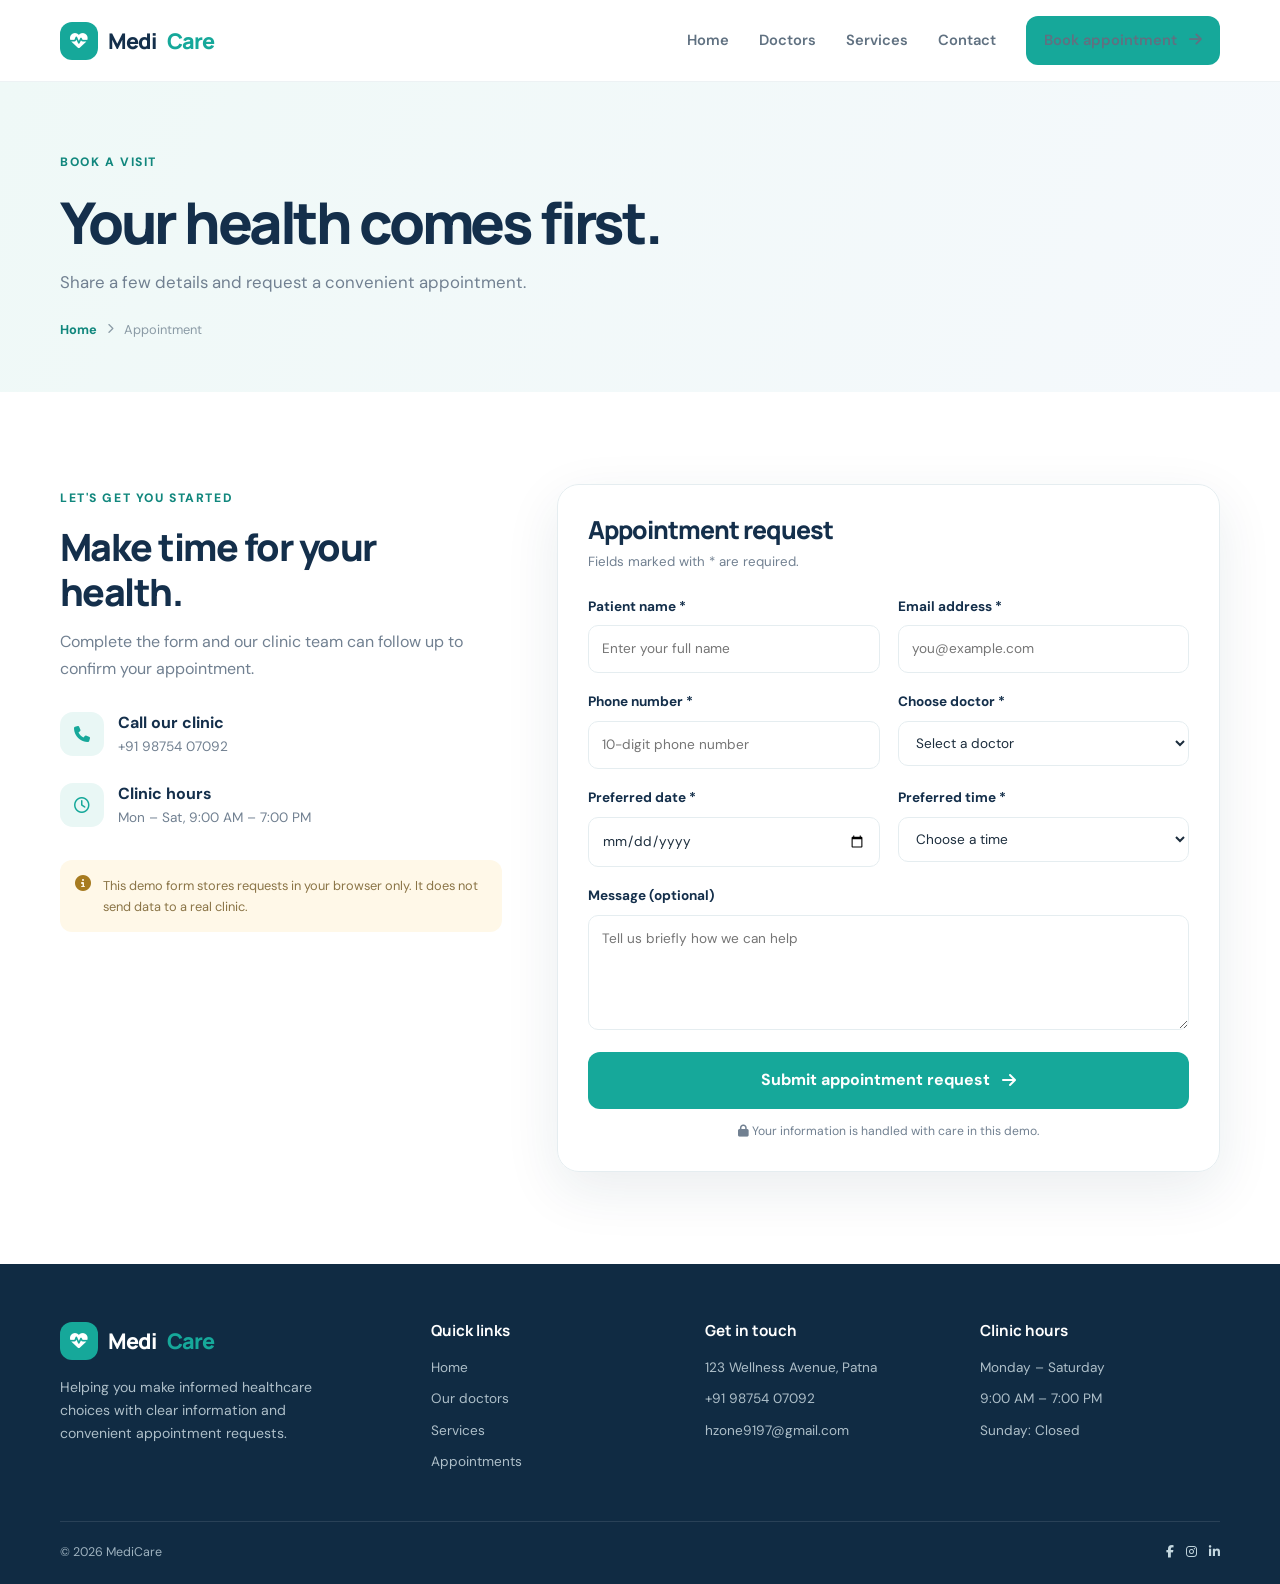
<file: appointment.html>
<!DOCTYPE html>
<html lang="en">

<head>
    <meta charset="UTF-8">
    <meta name="viewport" content="width=device-width, initial-scale=1.0">
    <meta name="description" content="Request a clinic appointment with MediCare.">
    <title>Book an Appointment | MediCare</title>
    <link rel="preconnect" href="https://fonts.googleapis.com">
    <link
        href="https://fonts.googleapis.com/css2?family=DM+Sans:wght@400;500;600;700&family=Manrope:wght@400;500;600;700;800&display=swap"
        rel="stylesheet">
    <link rel="stylesheet" href="https://cdnjs.cloudflare.com/ajax/libs/font-awesome/6.5.2/css/all.min.css">
    <link rel="stylesheet" href="./style.css">
</head>
<body>
    <div id="site-header"></div>
    <main>
        <section class="page-hero">
            <div class="container reveal"><span class="eyebrow">BOOK A VISIT</span>
                <h1>Your health comes first.</h1>
                <p>Share a few details and request a convenient appointment.</p>
                <div class="breadcrumbs"><a href="index.html">Home</a><i
                        class="fa-solid fa-chevron-right"></i><span>Appointment</span></div>
            </div>
        </section>
        <section class="section">
            <div class="container booking-layout">
                <div class="booking-aside reveal"><span class="eyebrow">LET'S GET YOU STARTED</span>
                    <h2>Make time for your health.</h2>
                    <p>Complete the form and our clinic team can follow up to confirm your appointment.</p>
                    <div class="contact-point"><span><i class="fa-solid fa-phone"></i></span>
                        <div><strong>Call our clinic</strong><small>+91 98754 07092</small></div>
                    </div>
                    <div class="contact-point"><span><i class="fa-regular fa-clock"></i></span>
                        <div><strong>Clinic hours</strong><small>Mon – Sat, 9:00 AM – 7:00 PM</small></div>
                    </div>
                    <div class="notice-box"><i class="fa-solid fa-circle-info"></i>
                        <p>This demo form stores requests in your browser only. It does not send data to a real clinic.
                        </p>
                    </div>
                </div>
                <form class="appointment-form reveal" id="appointment-form">
                    <div class="form-heading">
                        <h2>Appointment request</h2>
                        <p>Fields marked with * are required.</p>
                    </div>
                    <div class="form-grid"><label class="form-field">Patient name *<input name="name" type="text"
                                placeholder="Enter your full name" required minlength="2"></label><label
                            class="form-field">Email address *<input name="email" type="email"
                                placeholder="you@example.com" required></label><label class="form-field">Phone number
                            *<input name="phone" type="tel" placeholder="10-digit phone number"
                                pattern="[0-9+() -]{10,16}" required></label><label class="form-field">Choose doctor
                            *<select name="doctor" id="appointment-doctor" required>
                                <option value="">Select a doctor</option>
                            </select></label><label class="form-field">Preferred date *<input name="date"
                                id="appointment-date" type="date" required></label><label class="form-field">Preferred
                            time *<select name="time" required>
                                <option value="">Choose a time</option>
                                <option>09:00 AM</option>
                                <option>10:00 AM</option>
                                <option>11:00 AM</option>
                                <option>12:00 PM</option>
                                <option>02:00 PM</option>
                                <option>03:00 PM</option>
                                <option>04:00 PM</option>
                                <option>05:00 PM</option>
                                <option>06:00 PM</option>
                            </select></label><label class="form-field full">Message (optional)<textarea name="message"
                                rows="4" placeholder="Tell us briefly how we can help"></textarea></label></div><button
                        class="btn btn-primary btn-wide" type="submit">Submit appointment request <i
                            class="fa-solid fa-arrow-right"></i></button>
                    <p class="form-footnote"><i class="fa-solid fa-lock"></i> Your information is handled with care in
                        this demo.</p>
                    <div class="form-success" id="appointment-success" role="status" hidden></div>
                </form>
            </div>
        </section>
    </main>
    <div id="site-footer"></div>
    <script src="./script.js"></script>
</body>

</html>
</file>
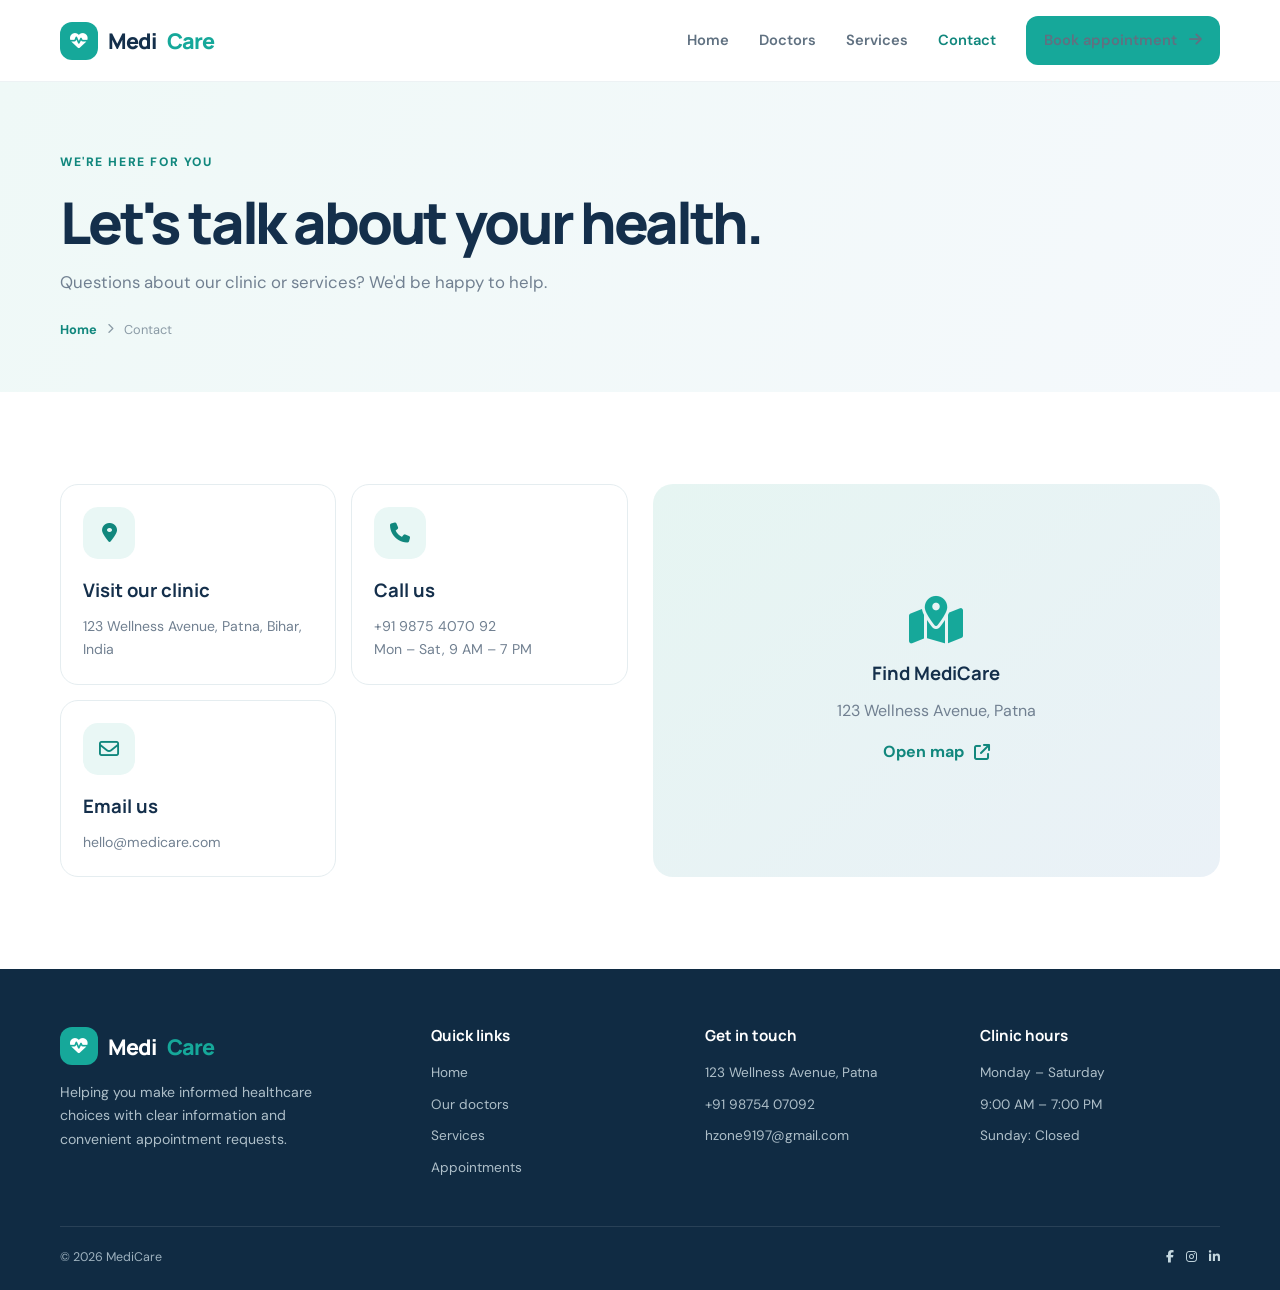
<file: contact.html>
<!DOCTYPE html>
<html lang="en">

<head>
    <meta charset="UTF-8">
    <meta name="viewport" content="width=device-width, initial-scale=1.0">
    <title>Contact Us | MediCare</title>
    <link rel="preconnect" href="https://fonts.googleapis.com">
    <link
        href="https://fonts.googleapis.com/css2?family=DM+Sans:wght@400;500;600;700&family=Manrope:wght@400;500;600;700;800&display=swap"
        rel="stylesheet">
    <link rel="stylesheet" href="https://cdnjs.cloudflare.com/ajax/libs/font-awesome/6.5.2/css/all.min.css">
    <link rel="stylesheet" href="./style.css">
</head>

<body>
    <div id="site-header"></div>
    <main>
        <section class="page-hero">
            <div class="container reveal"><span class="eyebrow">WE'RE HERE FOR YOU</span>
                <h1>Let's talk about your health.</h1>
                <p>Questions about our clinic or services? We'd be happy to help.</p>
                <div class="breadcrumbs"><a href="index.html">Home</a><i
                        class="fa-solid fa-chevron-right"></i><span>Contact</span></div>
            </div>
        </section>
        <section class="section">
            <div class="container contact-layout">
                <div class="contact-cards">
                    <article class="contact-card reveal"><span class="service-icon"><i
                                class="fa-solid fa-location-dot"></i></span>
                        <h3>Visit our clinic</h3>
                        <p>123 Wellness Avenue, Patna, Bihar, India</p>
                    </article>
                    <article class="contact-card reveal"><span class="service-icon"><i
                                class="fa-solid fa-phone"></i></span>
                        <h3>Call us</h3>
                        <p>+91 9875 4070 92<br>Mon – Sat, 9 AM – 7 PM</p>
                    </article>
                    <article class="contact-card reveal"><span class="service-icon"><i
                                class="fa-regular fa-envelope"></i></span>
                        <h3>Email us</h3>
                        <p>hello@medicare.com</p>
                    </article>
                </div>
                <div class="map-placeholder reveal"><i class="fa-solid fa-map-location-dot"></i>
                    <h3>Find MediCare</h3>
                    <p>123 Wellness Avenue, Patna</p><a class="text-link" href="https://maps.google.com/?q=Patna+Bihar"
                        target="_blank" rel="noopener">Open map <i
                            class="fa-solid fa-arrow-up-right-from-square"></i></a>
                </div>
            </div>
        </section>
    </main>
    <div id="site-footer"></div>
    <script src="./script.js"></script>
</body>

</html>
</file>
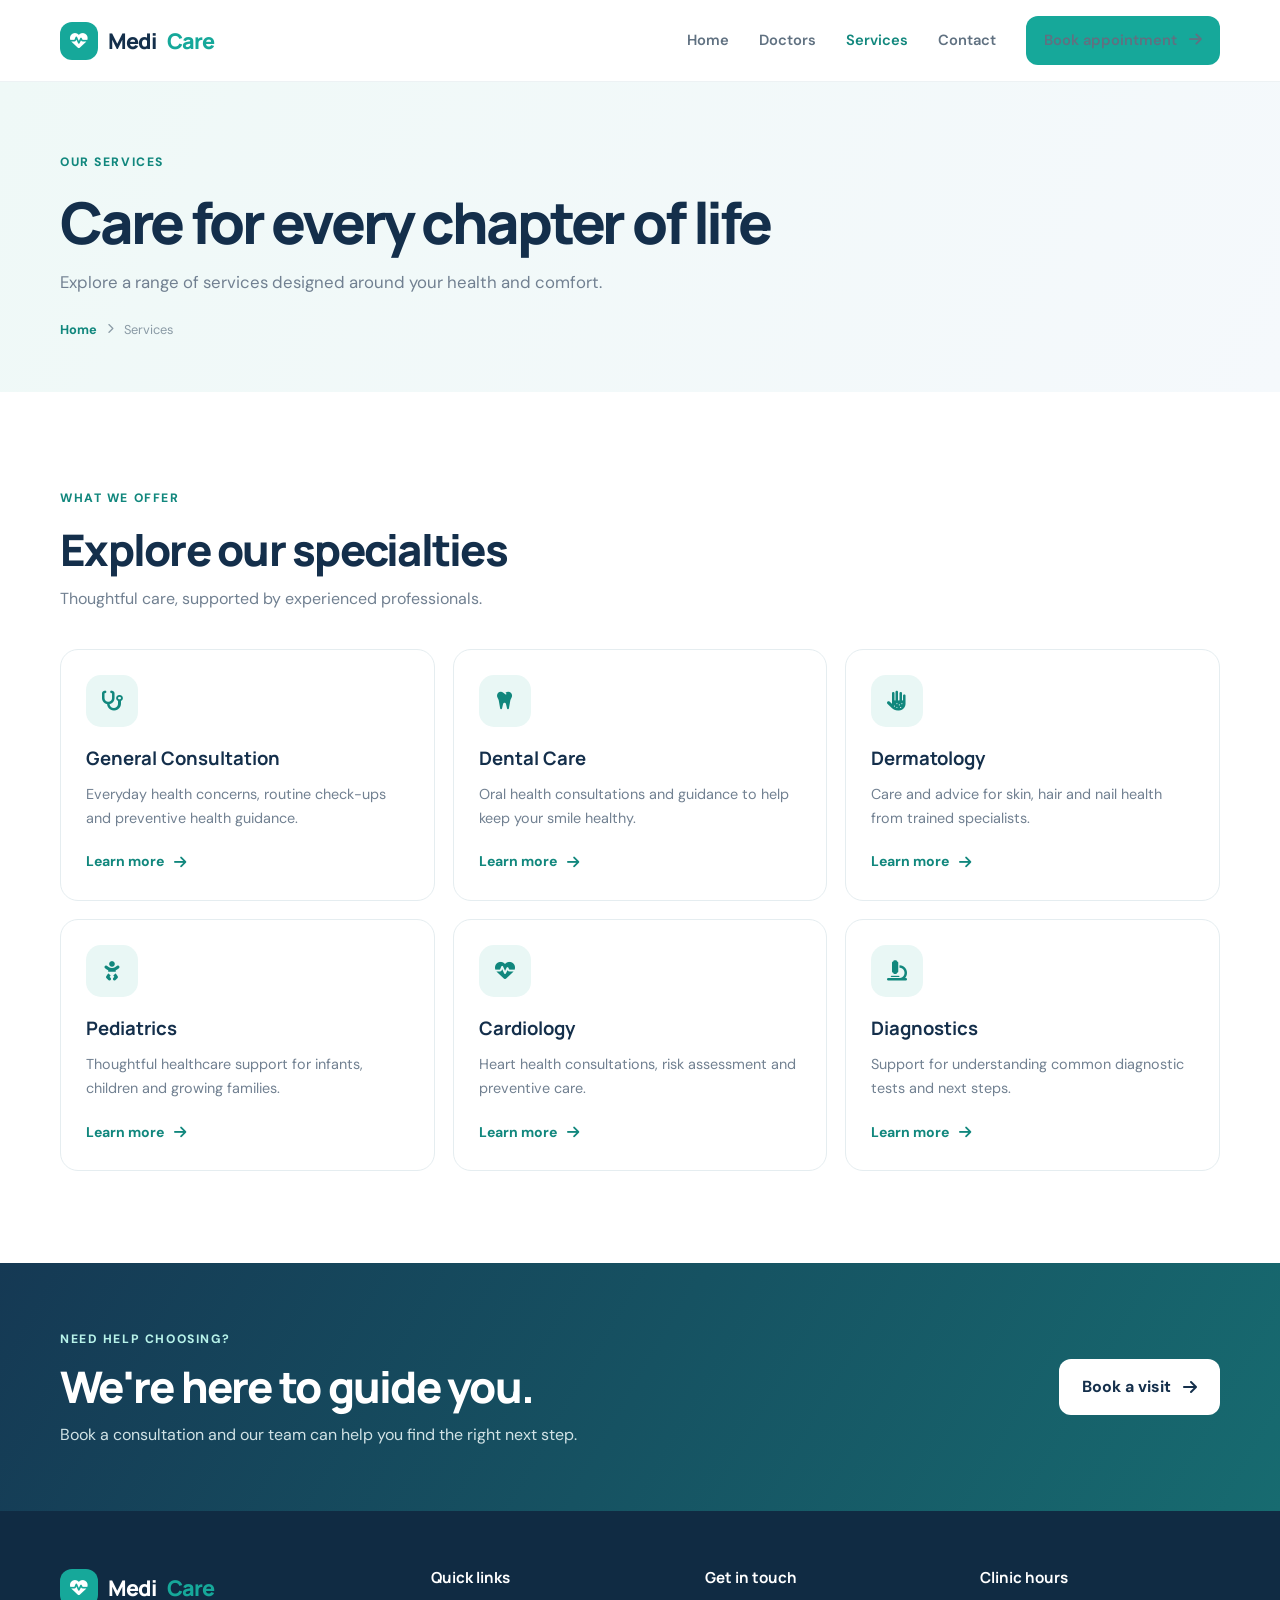
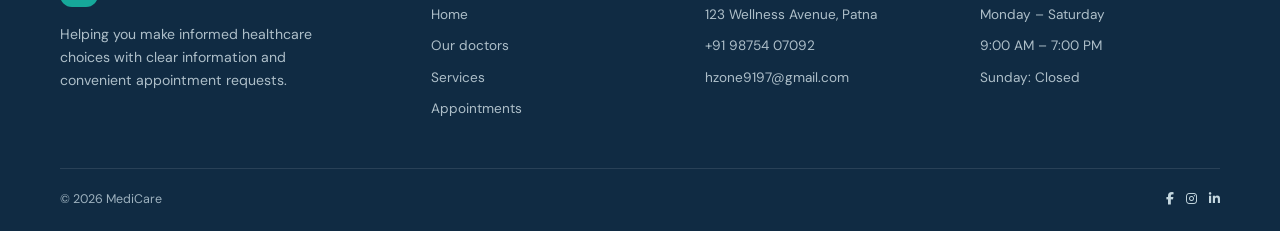
<file: services.html>
<!DOCTYPE html>
<html lang="en">

<head>
    <meta charset="UTF-8">
    <meta name="viewport" content="width=device-width, initial-scale=1.0">
    <meta name="description" content="Explore MediCare medical services and specialties.">
    <title>Medical Services | MediCare</title>
    <link rel="preconnect" href="https://fonts.googleapis.com">
    <link
        href="https://fonts.googleapis.com/css2?family=DM+Sans:wght@400;500;600;700&family=Manrope:wght@400;500;600;700;800&display=swap"
        rel="stylesheet">
    <link rel="stylesheet" href="https://cdnjs.cloudflare.com/ajax/libs/font-awesome/6.5.2/css/all.min.css">
    <link rel="stylesheet" href="./style.css">
</head>

<body>
    <div id="site-header"></div>
    <main>
        <section class="page-hero">
            <div class="container reveal"><span class="eyebrow">OUR SERVICES</span>
                <h1>Care for every chapter of life</h1>
                <p>Explore a range of services designed around your health and comfort.</p>
                <div class="breadcrumbs"><a href="index.html">Home</a><i
                        class="fa-solid fa-chevron-right"></i><span>Services</span></div>
            </div>
        </section>
        <section class="section">
            <div class="container">
                <div class="section-heading reveal">
                    <div><span class="eyebrow">WHAT WE OFFER</span>
                        <h2>Explore our specialties</h2>
                        <p>Thoughtful care, supported by experienced professionals.</p>
                    </div>
                </div>
                <div class="service-grid service-grid-large" id="all-services"></div>
            </div>
        </section>
        <section class="cta-section">
            <div class="container cta-inner">
                <div><span class="eyebrow eyebrow-light">NEED HELP CHOOSING?</span>
                    <h2>We're here to guide you.</h2>
                    <p>Book a consultation and our team can help you find the right next step.</p>
                </div><a class="btn btn-white" href="appointment.html">Book a visit <i
                        class="fa-solid fa-arrow-right"></i></a>
            </div>
        </section>
    </main>
    <div id="site-footer"></div>
    <script src="./script.js"></script>
</body>

</html>
</file>
<file: style.css>
/* MediCare — responsive healthcare interface */
:root{--navy:#142f4b;--navy-2:#1c4565;--teal:#16a89a;--teal-dark:#11877d;--mint:#e9f7f5;--ink:#1c2d3d;--muted:#718091;--line:#e5edf0;--surface:#fff;--soft:#f5f9fa;--shadow:0 18px 55px rgba(22,55,76,.09);--radius:22px}
*{box-sizing:border-box}html{scroll-behavior:smooth}body{margin:0;font-family:"DM Sans",sans-serif;color:var(--ink);background:#fff;line-height:1.65}img{max-width:100%;display:block}a{text-decoration:none;color:inherit}button,input,select,textarea{font:inherit}.container{width:min(1160px,calc(100% - 44px));margin:auto}.section{padding:92px 0}.section-soft{background:var(--soft)}h1,h2,h3,h4{font-family:Manrope,sans-serif;line-height:1.2;color:var(--navy);margin:0 0 14px}h1{font-size:clamp(2.7rem,5.4vw,4.8rem);letter-spacing:-.055em;font-weight:800}h2{font-size:clamp(2rem,3.4vw,2.8rem);letter-spacing:-.04em;font-weight:800}h3{font-size:1.16rem}p{margin:0;color:var(--muted)}.eyebrow{display:inline-flex;align-items:center;gap:8px;color:var(--teal-dark);font-size:.76rem;font-weight:800;letter-spacing:.13em;margin-bottom:16px}.eyebrow-light{color:#b7f2e9}.btn{display:inline-flex;align-items:center;justify-content:center;gap:12px;padding:14px 22px;border-radius:12px;font-weight:700;border:1px solid transparent;transition:.25s ease;cursor:pointer}.btn:hover{transform:translateY(-3px);box-shadow:0 12px 25px #0d847522}.btn-primary{background:var(--teal);color:white}.btn-primary:hover{background:var(--teal-dark)}.btn-outline{border-color:#d6e3e8;color:var(--navy);background:#fff}.btn-white{background:#fff;color:var(--navy)}.btn-wide{width:100%}.text-link{color:var(--teal-dark);font-weight:700;display:inline-flex;gap:10px;align-items:center}.text-link:hover{gap:15px}.site-header{height:82px;display:flex;align-items:center;background:#ffffffed;backdrop-filter:blur(14px);border-bottom:1px solid #edf2f4;position:sticky;top:0;z-index:50}.nav-wrap{display:flex;align-items:center;justify-content:space-between}.brand{display:flex;align-items:center;gap:10px;font:800 1.35rem Manrope;color:var(--navy);letter-spacing:-.04em}.brand-mark{width:38px;height:38px;border-radius:12px;background:var(--teal);color:white;display:grid;place-items:center;font-size:1.1rem}.brand span:last-child{color:var(--teal)}.nav-links{display:flex;align-items:center;gap:30px}.nav-links a{font-size:.92rem;font-weight:600;color:#607181;transition:.2s}.nav-links a:hover,.nav-links a.active{color:var(--teal-dark)}.nav-cta{padding:11px 17px}.menu-toggle{display:none;border:0;background:var(--mint);color:var(--navy);height:42px;width:42px;border-radius:10px;font-size:1.1rem}
.hero{padding:70px 0 105px;overflow:hidden}.hero-grid{display:grid;grid-template-columns:1.05fr .95fr;align-items:center;gap:60px}.hero-copy h1 span{color:var(--teal)}.hero-lead{font-size:1.12rem;max-width:530px;margin:20px 0 28px}.hero-actions{display:flex;gap:13px;flex-wrap:wrap}.trust-row{display:flex;align-items:center;gap:15px;margin-top:38px}.avatar-stack{display:flex;padding-left:8px}.avatar-stack img{width:38px;height:38px;object-fit:cover;border-radius:50%;border:3px solid white;margin-left:-8px}.trust-row strong,.trust-row small{display:block}.trust-row strong{font-size:.9rem;color:var(--navy)}.trust-row small{font-size:.78rem;color:var(--muted)}.hero-visual{position:relative;min-height:510px;display:grid;place-items:center}.hero-image-wrap{width:min(390px,78%);height:480px;border-radius:48% 48% 24px 24px;overflow:hidden;position:relative;z-index:2;box-shadow:var(--shadow)}.hero-image-wrap img{width:100%;height:100%;object-fit:cover;object-position:center 25%}.hero-blob{position:absolute;width:440px;height:440px;background:#e6f6f3;border-radius:50%;right:2%;top:8%;z-index:1}.floating-card{position:absolute;z-index:3;background:white;border:1px solid #edf2f4;border-radius:16px;padding:14px 17px;display:flex;align-items:center;gap:12px;box-shadow:var(--shadow);animation:float 5s ease-in-out infinite}.floating-card strong,.floating-card small{display:block}.floating-card strong{font-size:.86rem;color:var(--navy)}.floating-card small{font-size:.75rem;color:var(--muted)}.card-top{top:80px;left:0}.card-bottom{bottom:65px;right:-5px}.float-icon,.rating-star{width:40px;height:40px;display:grid;place-items:center;background:var(--mint);border-radius:12px;color:var(--teal)}.rating-star{background:#fff6df;color:#e9a82d}.search-band{margin-top:-30px;position:relative;z-index:5}.search-panel{background:white;border:1px solid var(--line);border-radius:20px;padding:26px 30px;box-shadow:var(--shadow);display:grid;grid-template-columns:.75fr 1.5fr;gap:30px;align-items:center}.search-heading h2{font-size:1.55rem;margin:0 0 5px}.search-heading p{font-size:.88rem}.search-heading .eyebrow{margin-bottom:5px}.quick-search{display:grid;grid-template-columns:1fr 1fr auto;gap:10px}.search-field{display:flex;align-items:center;gap:10px;border:1px solid var(--line);border-radius:11px;padding:0 13px;min-width:0;color:#8a9aa5;background:#fff}.search-field:focus-within{border-color:var(--teal);box-shadow:0 0 0 3px #16a89a18}.search-field input,.search-field select{border:0;outline:0;background:transparent;width:100%;min-width:0;padding:13px 0;color:var(--ink)}.search-field input::placeholder{color:#9aa7b0}.section-heading{display:flex;align-items:end;justify-content:space-between;gap:25px;margin-bottom:36px}.section-heading h2{margin-bottom:10px}.section-heading p{max-width:560px}.section-heading.centered{display:block;text-align:center}.section-heading.centered p{margin:auto}.service-grid{display:grid;grid-template-columns:repeat(3,1fr);gap:18px}.service-card{border:1px solid var(--line);border-radius:18px;padding:25px;background:white;transition:.28s;min-height:218px}.service-card:hover,.doctor-card:hover,.step-card:hover,.contact-card:hover{transform:translateY(-6px);box-shadow:var(--shadow);border-color:#cde9e5}.service-icon{width:52px;height:52px;border-radius:15px;background:var(--mint);color:var(--teal-dark);display:grid;place-items:center;font-size:1.25rem;margin-bottom:20px}.service-card p{font-size:.9rem;margin-bottom:18px}.service-card .text-link{font-size:.88rem}.doctor-grid{display:grid;grid-template-columns:repeat(3,1fr);gap:20px}.doctor-card{border:1px solid var(--line);border-radius:18px;overflow:hidden;background:#fff;transition:.28s}.doctor-photo{height:245px;overflow:hidden;background:var(--mint);position:relative}.doctor-photo img{width:100%;height:100%;object-fit:cover;object-position:center 25%;transition:transform .5s}.doctor-card:hover .doctor-photo img{transform:scale(1.045)}.availability{position:absolute;left:14px;top:14px;background:#e8faf2;color:#16875c;border-radius:50px;padding:6px 10px;font-size:.72rem;font-weight:800}.doctor-info{padding:20px}.doctor-info h3{margin:4px 0 5px}.doctor-specialty{color:var(--teal-dark);font-weight:700;font-size:.83rem}.doctor-meta{display:flex;justify-content:space-between;gap:8px;padding:14px 0;margin:13px 0;border-top:1px solid var(--line);border-bottom:1px solid var(--line);font-size:.8rem;color:var(--muted)}.doctor-info .btn{width:100%;padding:11px}.steps-grid{display:grid;grid-template-columns:repeat(3,1fr);gap:20px}.step-card{border:1px solid var(--line);border-radius:18px;padding:28px;position:relative;transition:.25s}.step-number{position:absolute;right:24px;top:20px;font:800 1.5rem Manrope;color:#e4eff0}.step-icon{width:58px;height:58px;border-radius:16px;background:var(--mint);color:var(--teal);display:grid;place-items:center;font-size:1.35rem;margin-bottom:22px}.step-card p{font-size:.91rem}.cta-section{background:linear-gradient(120deg,#153954,#176b70);padding:62px 0}.cta-inner{display:flex;align-items:center;justify-content:space-between;gap:30px}.cta-inner h2{color:#fff;margin-bottom:9px}.cta-inner p{color:#d1e3e6}.cta-inner .eyebrow{margin-bottom:12px}
.page-hero{background:linear-gradient(115deg,#eff9f7,#f5f9fc);padding:66px 0 52px}.page-hero h1{font-size:clamp(2.4rem,4.5vw,3.7rem);margin-bottom:12px}.page-hero p{font-size:1.05rem}.page-hero.compact{padding:48px 0 35px}.breadcrumbs{display:flex;align-items:center;gap:10px;font-size:.8rem;color:#8a9aa5;margin-top:22px}.breadcrumbs a{color:var(--teal-dark);font-weight:700}.breadcrumbs i{font-size:.65rem}.directory-tools{display:grid;grid-template-columns:1.5fr 1fr;gap:12px;margin-bottom:12px}.result-count{font-size:.86rem;margin-bottom:20px}.service-grid-large .service-card{min-height:240px}.booking-layout{display:grid;grid-template-columns:.8fr 1.2fr;gap:55px;align-items:start}.booking-aside{position:sticky;top:120px}.booking-aside h2{font-size:2.35rem}.booking-aside>p{margin:15px 0 28px}.contact-point{display:flex;align-items:center;gap:14px;margin:22px 0}.contact-point>span{width:44px;height:44px;display:grid;place-items:center;border-radius:13px;background:var(--mint);color:var(--teal)}.contact-point strong,.contact-point small{display:block}.contact-point strong{color:var(--navy)}.contact-point small{color:var(--muted);font-size:.85rem}.notice-box{display:flex;gap:12px;padding:15px;background:#fff8e8;border-radius:12px;color:#a77b20;margin-top:30px}.notice-box p{font-size:.8rem;color:#8a7446}.appointment-form{border:1px solid var(--line);border-radius:22px;padding:30px;box-shadow:var(--shadow)}.form-heading{margin-bottom:23px}.form-heading h2{font-size:1.55rem;margin-bottom:6px}.form-heading p{font-size:.83rem}.form-grid{display:grid;grid-template-columns:1fr 1fr;gap:18px}.form-field{display:flex;flex-direction:column;gap:7px;font-weight:700;color:var(--navy);font-size:.85rem}.form-field input,.form-field select,.form-field textarea{width:100%;border:1px solid var(--line);border-radius:10px;padding:12px 13px;outline:none;color:var(--ink);background:white;font-weight:400}.form-field input:focus,.form-field select:focus,.form-field textarea:focus{border-color:var(--teal);box-shadow:0 0 0 3px #16a89a18}.form-field.full{grid-column:1/-1}.appointment-form .btn{margin-top:22px}.form-footnote{font-size:.76rem;text-align:center;margin-top:12px}.form-success{padding:14px;margin-top:16px;background:#e8faf2;color:#14734d;border-radius:10px;font-size:.9rem}.contact-layout{display:grid;grid-template-columns:1fr 1fr;gap:25px}.contact-cards{display:grid;grid-template-columns:1fr 1fr;gap:15px}.contact-card{border:1px solid var(--line);border-radius:18px;padding:22px;transition:.25s}.contact-card p{font-size:.88rem}.map-placeholder{min-height:310px;border-radius:20px;background:linear-gradient(140deg,#e6f5f2,#eaf1f7);display:flex;flex-direction:column;align-items:center;justify-content:center;text-align:center}.map-placeholder>i{font-size:3rem;color:var(--teal);margin-bottom:18px}.map-placeholder p{margin-bottom:15px}
.profile-card{display:grid;grid-template-columns:330px 1fr;gap:35px;border:1px solid var(--line);padding:25px;border-radius:22px;box-shadow:var(--shadow)}.profile-image{height:390px;border-radius:16px;overflow:hidden;background:var(--mint)}.profile-image img{width:100%;height:100%;object-fit:cover;object-position:center 20%}.profile-details{padding:15px 5px}.profile-details h2{margin-bottom:6px}.profile-details .doctor-specialty{font-size:1rem}.profile-details>p{margin:18px 0}.profile-stats{display:flex;gap:25px;flex-wrap:wrap;margin:22px 0}.profile-stats strong,.profile-stats small{display:block}.profile-stats strong{font:800 1.25rem Manrope;color:var(--navy)}.profile-stats small{font-size:.76rem;color:var(--muted)}.profile-extra{display:grid;grid-template-columns:1fr 1fr;gap:15px;margin-top:22px}.profile-extra article{background:var(--soft);padding:17px;border-radius:13px}.profile-extra h4{font-size:.9rem;margin-bottom:6px}.profile-extra p{font-size:.84rem}.profile-actions{display:flex;gap:12px;flex-wrap:wrap;margin-top:22px}
.site-footer{background:#102b43;color:#d5e2e8;padding:58px 0 22px}.footer-grid{display:grid;grid-template-columns:1.4fr 1fr 1fr 1fr;gap:35px;padding-bottom:38px}.footer-brand{color:white;margin-bottom:16px}.footer-about p{color:#aebfc9;max-width:280px;font-size:.88rem}.footer-col h4{color:#fff;font-size:.95rem;margin-bottom:17px}.footer-col a,.footer-col p{display:block;color:#aebfc9;font-size:.85rem;margin:9px 0}.footer-col a:hover{color:#8de0d5}.footer-bottom{border-top:1px solid #ffffff1b;padding-top:20px;display:flex;justify-content:space-between;gap:15px;color:#9eb2bf;font-size:.78rem}.socials{display:flex;gap:12px}.socials a{color:#c4d7df}.toast{position:fixed;right:22px;bottom:22px;background:#163d55;color:white;padding:14px 18px;border-radius:12px;box-shadow:var(--shadow);z-index:100;opacity:0;transform:translateY(15px);transition:.3s;pointer-events:none}.toast.show{opacity:1;transform:translateY(0)}.empty-state{grid-column:1/-1;text-align:center;padding:45px;border:1px dashed #cad9de;border-radius:16px;color:var(--muted)}
.reveal{opacity:0;transform:translateY(22px);transition:opacity .7s ease,transform .7s ease}.reveal.visible{opacity:1;transform:translateY(0)}@keyframes float{0%,100%{transform:translateY(0)}50%{transform:translateY(-10px)}}
@media(max-width:950px){.nav-links{gap:17px}.hero-grid{gap:25px}.search-panel{grid-template-columns:1fr}.quick-search{grid-template-columns:1fr 1fr auto}.booking-layout{gap:25px}.footer-grid{grid-template-columns:1.3fr 1fr 1fr}.footer-col:last-child{grid-column:2/4}}
@media(max-width:760px){.container{width:min(100% - 34px,600px)}.section{padding:68px 0}.site-header{height:70px}.menu-toggle{display:grid;place-items:center}.nav-links{display:none;position:absolute;top:69px;left:0;right:0;background:white;padding:18px 24px 24px;border-bottom:1px solid var(--line);box-shadow:0 15px 25px #102b4310;flex-direction:column;align-items:stretch;gap:0}.nav-links.open{display:flex}.nav-links a{padding:12px 4px}.nav-links .nav-cta{margin-top:10px;text-align:center}.hero{padding:52px 0 75px}.hero-grid{grid-template-columns:1fr}.hero-copy{text-align:center}.hero-lead{margin-left:auto;margin-right:auto}.hero-actions,.trust-row{justify-content:center}.hero-visual{min-height:430px;margin-top:10px}.hero-image-wrap{height:405px;width:72%}.hero-blob{width:350px;height:350px;right:6%}.card-top{left:0;top:55px}.card-bottom{right:0;bottom:38px}.search-band{margin-top:-15px}.search-panel{padding:23px}.quick-search{grid-template-columns:1fr}.section-heading{align-items:start;flex-direction:column}.service-grid,.doctor-grid,.steps-grid{grid-template-columns:repeat(2,1fr)}.cta-inner{align-items:flex-start;flex-direction:column}.booking-layout{grid-template-columns:1fr}.booking-aside{position:static}.profile-card{grid-template-columns:1fr}.profile-image{height:350px;max-width:420px;width:100%;margin:auto}.contact-layout{grid-template-columns:1fr}.page-hero{padding:52px 0 40px}.directory-tools{grid-template-columns:1fr}.footer-grid{grid-template-columns:1fr 1fr}.footer-col:last-child{grid-column:auto}}
@media(max-width:520px){h1{font-size:2.65rem}.hero-visual{min-height:365px}.hero-image-wrap{height:345px}.hero-blob{width:290px;height:290px}.floating-card{padding:10px 12px}.floating-card strong{font-size:.74rem}.floating-card small{font-size:.67rem}.float-icon,.rating-star{width:34px;height:34px}.service-grid,.doctor-grid,.steps-grid{grid-template-columns:1fr}.doctor-photo{height:260px}.service-card{min-height:auto}.form-grid{grid-template-columns:1fr}.form-field.full{grid-column:auto}.appointment-form{padding:21px}.contact-cards{grid-template-columns:1fr}.profile-extra{grid-template-columns:1fr 1fr}.profile-stats{gap:18px}.footer-grid{grid-template-columns:1fr 1fr;gap:25px 18px}.footer-about{grid-column:1/-1}.footer-bottom{flex-direction:column}.hero-actions .btn{width:100%}.section-heading .text-link{margin-top:2px}}
@media(prefers-reduced-motion:reduce){*,*::before,*::after{scroll-behavior:auto!important;animation-duration:.01ms!important;transition-duration:.01ms!important}.reveal{opacity:1;transform:none}}
</file>
